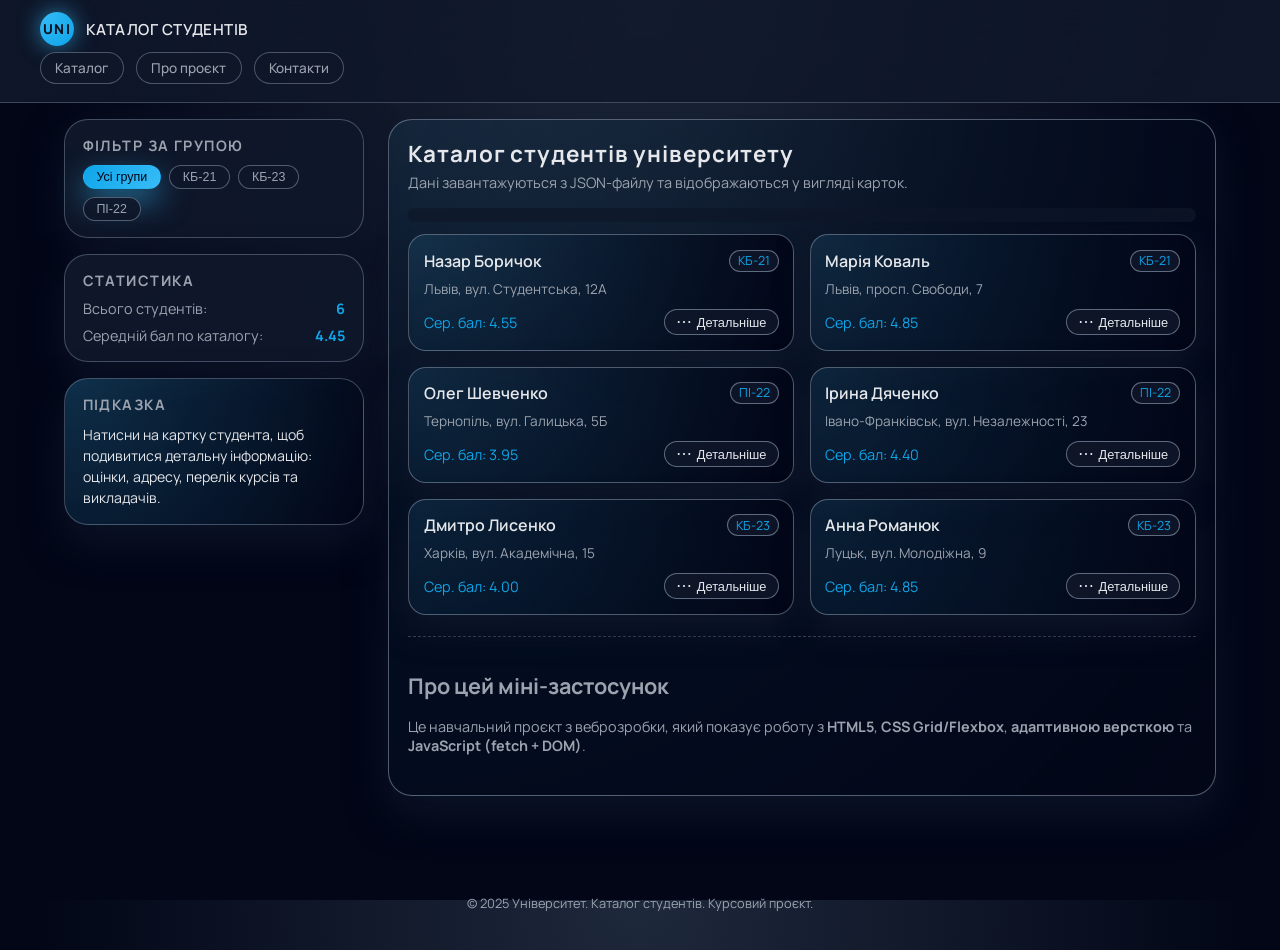
<file: coursework/index.html>
<!DOCTYPE html>
<html lang="uk">
<head>
    <meta charset="UTF-8" />
    <title>Каталог студентів університету</title>
    <meta name="viewport" content="width=device-width, initial-scale=1.0" />
    <!-- Шрифт з підтримкою кирилиці -->
    <link
        href="https://fonts.googleapis.com/css2?family=Manrope:wght@300;400;600;700&display=swap"
        rel="stylesheet"
    />
    <link rel="stylesheet" href="styles.css" />
</head>
<body>
<div class="page">
    <!-- HEADER -->
    <header class="site-header">
        <div class="logo">
            <span class="logo__mark">UNI</span>
            <span class="logo__text">Каталог студентів</span>
        </div>

        <nav class="main-nav" aria-label="Головна навігація">
            <ul class="main-nav__list">
                <li><a href="#catalog">Каталог</a></li>
                <li><a href="#about">Про проєкт</a></li>
                <li><a href="#contacts">Контакти</a></li>
            </ul>
        </nav>
    </header>

    <!-- MAIN -->
    <main class="site-main">
        <!-- ASIDE -->
        <aside class="sidebar">
            <section class="sidebar__section">
                <h2 class="sidebar__title">Фільтр за групою</h2>
                <div id="group-filters" class="chip-list">
                    <!-- Кнопки груп JS додасть сюди -->
                </div>
            </section>

            <section class="sidebar__section">
                <h2 class="sidebar__title">Статистика</h2>
                <ul class="stats-list">
                    <li>
                        <span>Всього студентів:</span>
                        <strong id="total-count">0</strong>
                    </li>
                    <li>
                        <span>Середній бал по каталогу:</span>
                        <strong id="avg-gpa">–</strong>
                    </li>
                </ul>
            </section>

            <section class="sidebar__section sidebar__section--muted">
                <h2 class="sidebar__title">Підказка</h2>
                <p class="sidebar__text">
                    Натисни на картку студента, щоб подивитися детальну інформацію:
                    оцінки, адресу, перелік курсів та викладачів.
                </p>
            </section>
        </aside>

        <!-- CONTENT -->
        <section class="content" id="catalog" aria-label="Каталог студентів університету">
            <header class="content__header">
                <h1>Каталог студентів університету</h1>
                <p class="content__subtitle">
                    Дані завантажуються з JSON-файлу та відображаються у вигляді карток.
                </p>
            </header>

            <div id="status-message" class="status-message" aria-live="polite"></div>

            <section aria-label="Список студентів">
                <div id="students-list" class="cards-grid">
                    <!-- Картки студентів JS створить тут -->
                </div>
            </section>

            <section id="about" class="info-block">
                <h2>Про цей міні-застосунок</h2>
                <p>
                    Це навчальний проєкт з веброзробки, який показує роботу з
                    <strong>HTML5</strong>, <strong>CSS Grid/Flexbox</strong>,
                    <strong>адаптивною версткою</strong> та
                    <strong>JavaScript (fetch + DOM)</strong>.
                </p>
            </section>
        </section>
    </main>

    <!-- FOOTER -->
    <footer class="site-footer" id="contacts">
        <p>© 2025 Університет. Каталог студентів. Курсовий проєкт.</p>
    </footer>
</div>

<!-- MODAL -->
<div id="modal-overlay" class="modal-overlay hidden" aria-hidden="true">
    <div class="modal" role="dialog" aria-modal="true" aria-labelledby="modal-title">
        <button
            class="modal__close"
            type="button"
            aria-label="Закрити вікно"
        >
            &times;
        </button>
        <div class="modal__content">
            <!-- JS заповнить деталі студента -->
        </div>
    </div>
</div>

<script src="script.js" defer></script>
</body>
</html>
</file>
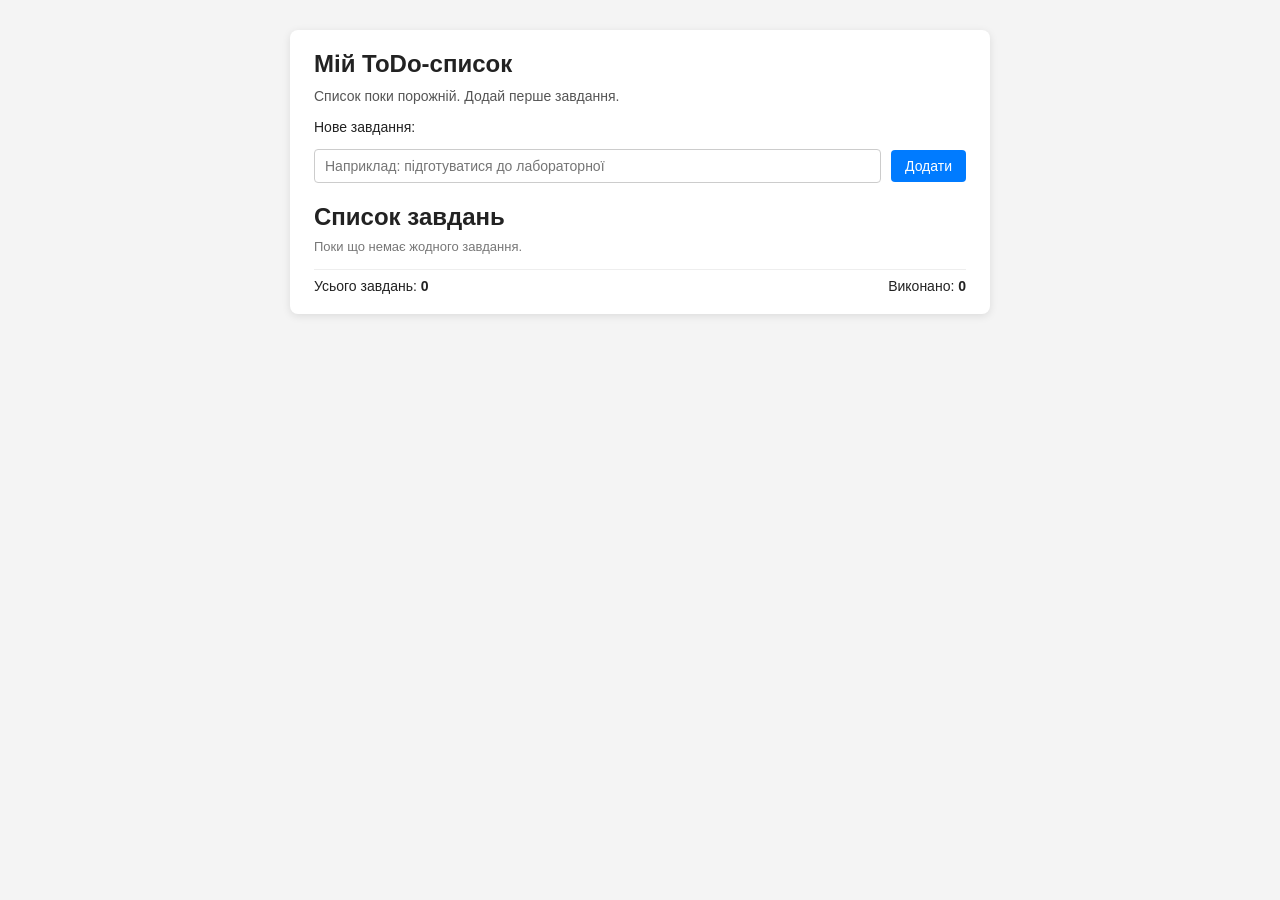
<file: LR 9/index.html>
<!DOCTYPE html>
<html lang="uk">
<head>
    <meta charset="UTF-8">
    <title>ToDo-список</title>
    <link rel="stylesheet" href="style.css">
</head>
<body>
    <main class="container">
        <section class="todo-app">
            <h1>Мій ToDo-список</h1>

            <p id="status-text">
                Введи завдання в поле нижче та натисни «Додати».
            </p>

            <form id="todo-form">
                <label for="todo-input">Нове завдання:</label>
                <input
                    type="text"
                    id="todo-input"
                    name="todo"
                    placeholder="Наприклад: підготуватися до лабораторної"
                    required
                >
                <button type="submit" class="btn primary">Додати</button>
            </form>

            <section class="list-section">
                <h2>Список завдань</h2>
                <ul id="todo-list">
                    <!-- Тут будуть з’являтися завдання -->
                </ul>
                <p id="empty-message">Поки що немає жодного завдання.</p>
            </section>

            <section class="summary">
                <p>Усього завдань: <span id="total-count">0</span></p>
                <p>Виконано: <span id="done-count">0</span></p>
            </section>
        </section>
    </main>

    <script src="script.js"></script>
</body>
</html>
</file>
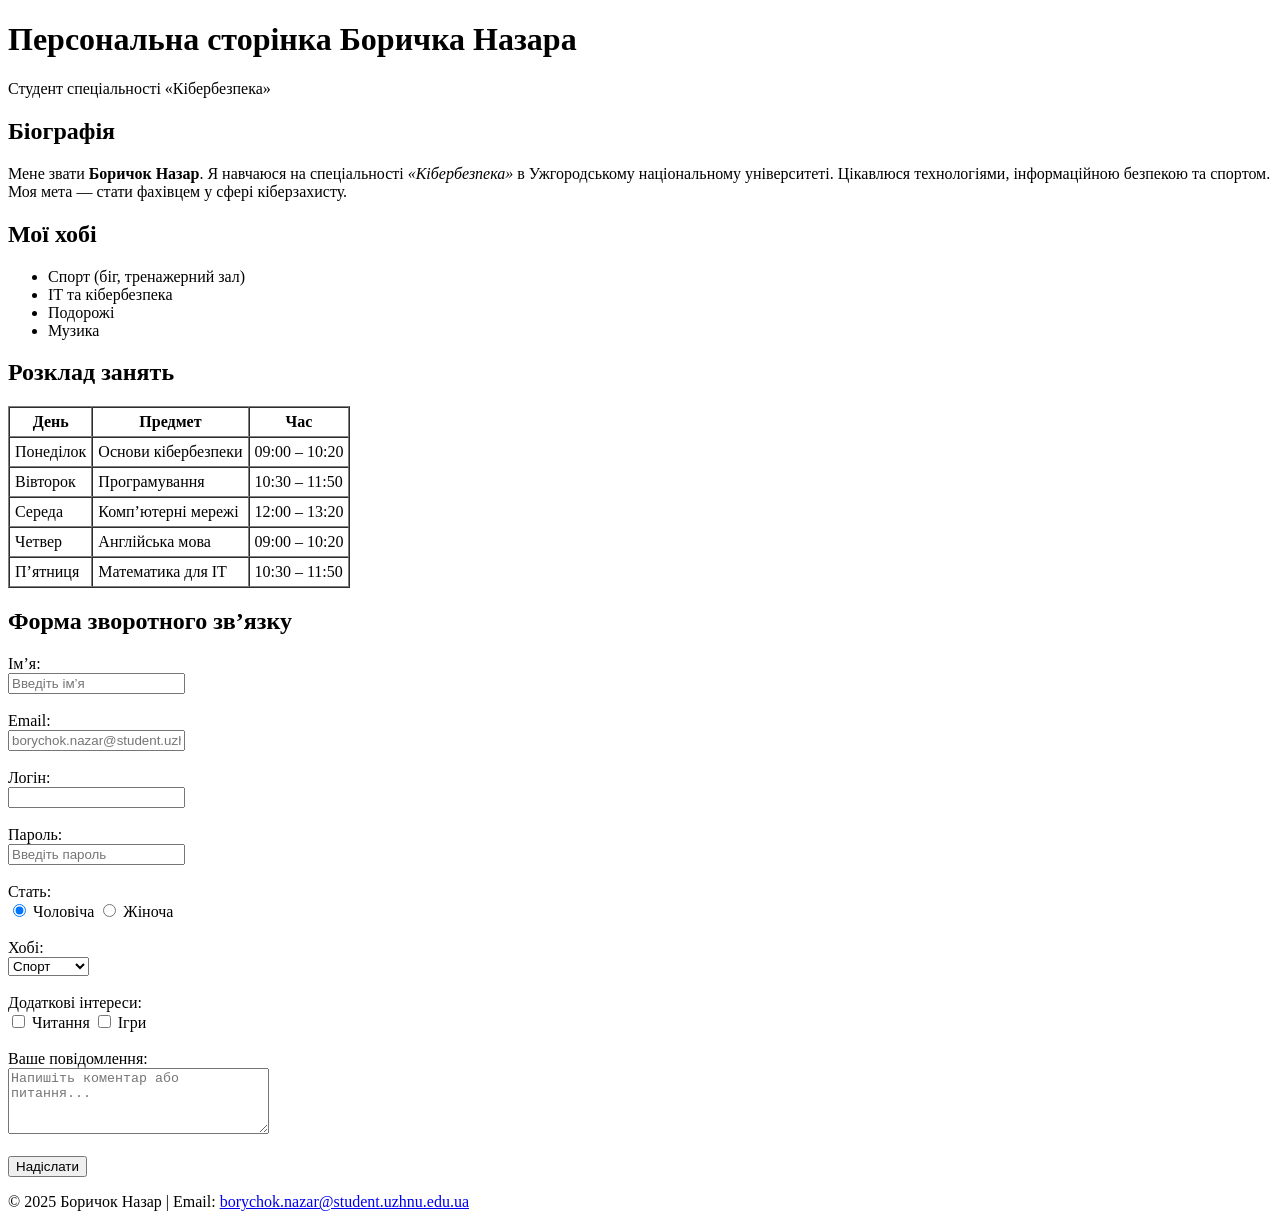
<file: LR3/index.html>
<!DOCTYPE html>
<html lang="uk">
<head>
    <meta charset="UTF-8">
    <title>Персональна сторінка – Боричок Назар</title>
</head>
<body>
    <header>
        <h1>Персональна сторінка Боричка Назара</h1>
        <p>Студент спеціальності «Кібербезпека»</p>
    </header>

    <main>
        <section>
            <h2>Біографія</h2>
            <article>
                <p>Мене звати <strong>Боричок Назар</strong>. Я навчаюся на спеціальності <em>«Кібербезпека»</em> в Ужгородському національному університеті.  
                Цікавлюся технологіями, інформаційною безпекою та спортом. Моя мета — стати фахівцем у сфері кіберзахисту.</p>
            </article>
        </section>

        <section>
            <h2>Мої хобі</h2>
            <ul>
                <li>Спорт (біг, тренажерний зал)</li>
                <li>ІТ та кібербезпека</li>
                <li>Подорожі</li>
                <li>Музика</li>
            </ul>
        </section>

        <section>
            <h2>Розклад занять</h2>
            <table border="1" cellspacing="0" cellpadding="5">
                <tr>
                    <th>День</th>
                    <th>Предмет</th>
                    <th>Час</th>
                </tr>
                <tr>
                    <td>Понеділок</td>
                    <td>Основи кібербезпеки</td>
                    <td>09:00 – 10:20</td>
                </tr>
                <tr>
                    <td>Вівторок</td>
                    <td>Програмування</td>
                    <td>10:30 – 11:50</td>
                </tr>
                <tr>
                    <td>Середа</td>
                    <td>Комп’ютерні мережі</td>
                    <td>12:00 – 13:20</td>
                </tr>
                <tr>
                    <td>Четвер</td>
                    <td>Англійська мова</td>
                    <td>09:00 – 10:20</td>
                </tr>
                <tr>
                    <td>П’ятниця</td>
                    <td>Математика для ІТ</td>
                    <td>10:30 – 11:50</td>
                </tr>
            </table>
        </section>

        <section>
            <h2>Форма зворотного зв’язку</h2>
            <form action="#" method="post">
                <label for="name">Ім’я:</label><br>
                <input type="text" id="name" name="name" placeholder="Введіть ім’я" required><br><br>

                <label for="email">Email:</label><br>
                <input type="email" id="email" name="email" placeholder="borychok.nazar@student.uzhnu.edu.ua" required><br><br>

                <label for="login">Логін:</label><br>
                <input type="text" id="login" name="login" required pattern="[A-Za-z0-9]{4,}" title="Мінімум 4 латинські символи або цифри"><br><br>

                <label for="password">Пароль:</label><br>
                <input type="password" id="password" name="password" required minlength="6" placeholder="Введіть пароль"><br><br>

                <label>Стать:</label><br>
                <input type="radio" id="male" name="gender" value="male" checked> <label for="male">Чоловіча</label>
                <input type="radio" id="female" name="gender" value="female"> <label for="female">Жіноча</label><br><br>

                <label for="hobby">Хобі:</label><br>
                <select id="hobby" name="hobby">
                    <option value="sport" selected>Спорт</option>
                    <option value="it">ІТ</option>
                    <option value="music">Музика</option>
                    <option value="travel">Подорожі</option>
                </select><br><br>

                <label>Додаткові інтереси:</label><br>
                <input type="checkbox" id="reading" name="interest" value="reading"> <label for="reading">Читання</label>
                <input type="checkbox" id="gaming" name="interest" value="gaming"> <label for="gaming">Ігри</label><br><br>

                <label for="message">Ваше повідомлення:</label><br>
                <textarea id="message" name="message" rows="4" cols="30" placeholder="Напишіть коментар або питання..."></textarea><br><br>

                <button type="submit">Надіслати</button>
            </form>
        </section>
    </main>

    <footer>
        <p>© 2025 Боричок Назар | Email: <a href="mailto:borychok.nazar@student.uzhnu.edu.ua">borychok.nazar@student.uzhnu.edu.ua</a></p>
    </footer>
</body>
</html>
</file>
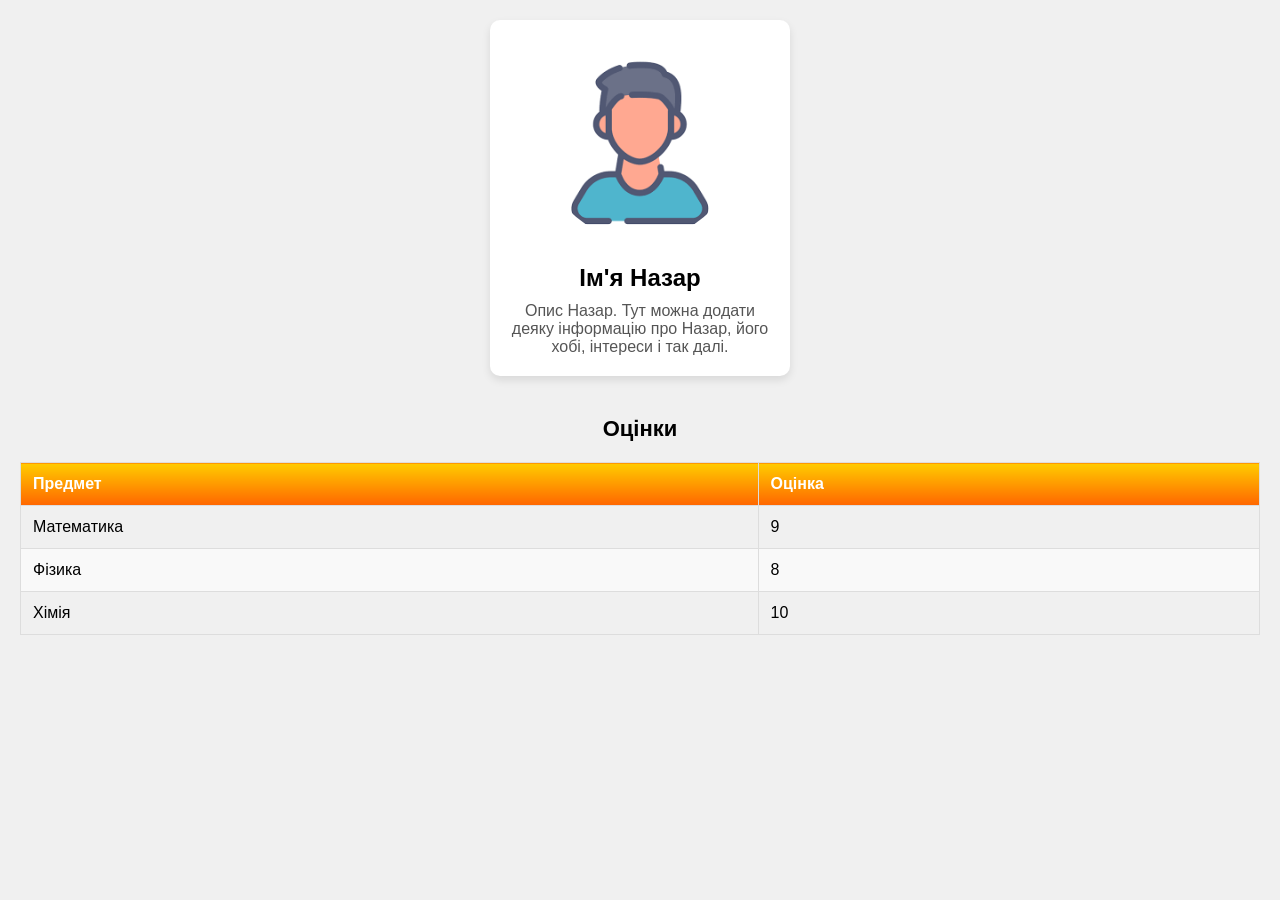
<file: LR5/index.html>
<!DOCTYPE html>
<html lang="uk">
<head>
    <meta charset="UTF-8">
    <meta name="viewport" content="width=device-width, initial-scale=1.0">
    <title>Боричок Назар</title>
    <link rel="stylesheet" href="styles.css"> <!-- Підключення CSS -->
</head>
<body>
    <div class="profile-card">
        <img src="profile.jpg" alt="Фото Назар" class="profile-photo"> <!-- Фото Назар -->
        <h1>Ім'я Назар</h1>
        <p>Опис Назар. Тут можна додати деяку інформацію про Назар, його хобі, інтереси і так далі.</p>
    </div>

    <h2>Оцінки</h2>
    <table class="grades-table">
        <thead>
            <tr>
                <th>Предмет</th>
                <th>Оцінка</th>
            </tr>
        </thead>
        <tbody>
            <tr>
                <td>Математика</td>
                <td>9</td>
            </tr>
            <tr>
                <td>Фізика</td>
                <td>8</td>
            </tr>
            <tr>
                <td>Хімія</td>
                <td>10</td>
            </tr>
        </tbody>
    </table>
</body>
</html>
</file>
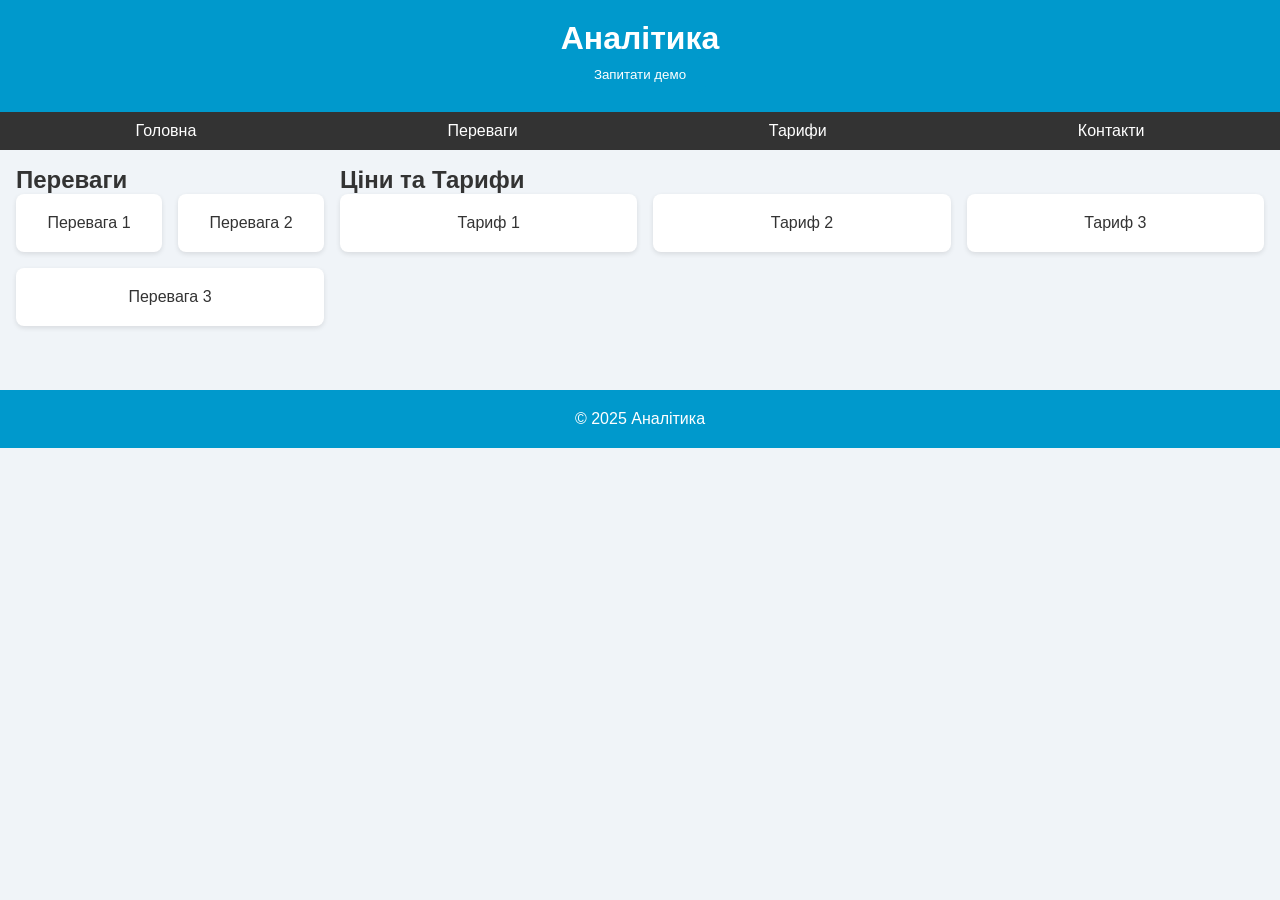
<file: LR7/index.html>
<!DOCTYPE html>
<html lang="uk">
<head>
  <meta charset="UTF-8"> <!-- Визначення кодування -->
  <meta name="viewport" content="width=device-width, initial-scale=1.0"> <!-- Адаптивність на мобільних пристроях -->
  <title>Аналітика - SaaS Landing</title>
  <link rel="stylesheet" href="styles.css"> <!-- Підключення зовнішнього CSS -->
</head>
<body>

  <header> <!-- Верхня частина сторінки -->
    <h1>Аналітика</h1> <!-- Заголовок сторінки -->
    <button id="openModal">Запитати демо</button> <!-- Кнопка для відкриття модального вікна -->
  </header>

  <nav> <!-- Навігаційне меню -->
    <ul>
      <li><a href="#">Головна</a></li>
      <li><a href="#">Переваги</a></li>
      <li><a href="#">Тарифи</a></li>
      <li><a href="#">Контакти</a></li>
    </ul>
  </nav>

  <main> <!-- Основний контент -->
    <section class="advantages"> <!-- Розділ переваг -->
      <h2>Переваги</h2>
      <div class="cards">
        <div class="card">Перевага 1</div>
        <div class="card">Перевага 2</div>
        <div class="card">Перевага 3</div>
      </div>
    </section>

    <section class="pricing"> <!-- Розділ з тарифами -->
      <h2>Ціни та Тарифи</h2>
      <div class="pricing-cards">
        <div class="pricing-card">Тариф 1</div>
        <div class="pricing-card">Тариф 2</div>
        <div class="pricing-card">Тариф 3</div>
      </div>
    </section>
  </main>

  <footer> <!-- Нижня частина сторінки -->
    <p>© 2025 Аналітика</p>
  </footer>

  <!-- Модальне вікно -->
  <dialog id="demoModal"> <!-- Діалогове вікно -->
    <h3>Запит на демо</h3>
    <form>
      <label for="email">Ваш Email:</label>
      <input type="email" id="email" name="email" required>
      <button type="submit">Відправити</button>
      <button type="button" id="closeModal">Закрити</button> <!-- Кнопка закриття -->
    </form>
  </dialog>

  <script>
    const openModalButton = document.getElementById('openModal'); // Отримання кнопки для відкриття модалки
    const closeModalButton = document.getElementById('closeModal'); // Отримання кнопки для закриття модалки
    const modal = document.getElementById('demoModal'); // Отримання самого модального вікна

    openModalButton.addEventListener('click', () => {
      modal.showModal(); // Показ модального вікна
    });

    closeModalButton.addEventListener('click', () => {
      modal.close(); // Закриття модального вікна
    });
  </script>
</body>
</html>
</file>
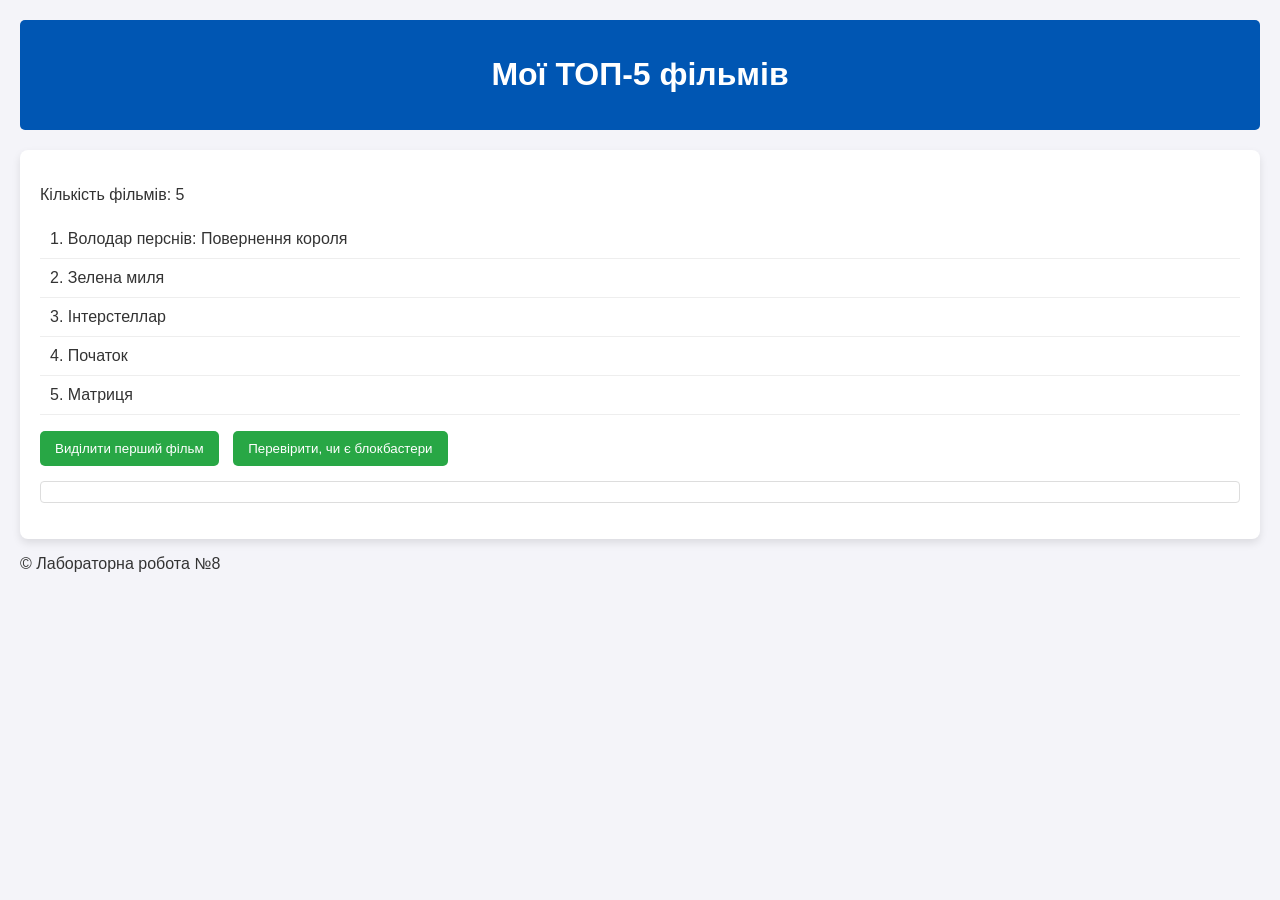
<file: LR8/index.html>
<!DOCTYPE html>
<html lang="uk">
<head>
    <meta charset="UTF-8">
    <meta name="viewport" content="width=device-width, initial-scale=1.0">
    <title>Лабораторна №8 - Список фільмів</title>
    <link rel="stylesheet" href="style.css">
</head>
<body>

    <header>
        <h1>🎬 Список улюблених фільмів</h1>
    </header>

    <main>
        <p id="movie-count">Кількість фільмів: <span>0</span></p>

        <ul id="movie-list">
            </ul>

        <div class="actions">
            <button id="highlight-btn">Виділити перший фільм</button>
            <button id="check-length-btn">Перевірити, чи є блокбастери</button>
        </div>
        
        <p id="status-message"></p>

    </main>
    
    <footer>
        <p>&copy; Лабораторна робота №8</p>
    </footer>

    <script src="script.js"></script>
</body>
</html>
</file>
<file: coursework/styles.css>
/* Базові налаштування */
*,
*::before,
*::after {
    box-sizing: border-box;
}

:root {
    --bg-body: #0f172a;
    --bg-card: #020617;
    --bg-card-soft: #020817;
    --accent: #38bdf8;
    --accent-soft: rgba(56, 189, 248, 0.1);
    --accent-strong: #0ea5e9;
    --text-main: #e5e7eb;
    --text-muted: #9ca3af;
    --border-subtle: rgba(148, 163, 184, 0.4);
    --shadow-soft: 0 18px 40px rgba(15, 23, 42, 0.8);
    --radius-lg: 18px;
    --radius-xl: 24px;
    --transition-fast: 0.18s ease-out;
}

html,
body {
    margin: 0;
    padding: 0;
    height: 100%;
}

body {
    font-family: "Manrope", system-ui, -apple-system, BlinkMacSystemFont, "Segoe UI",
        sans-serif;
    background: radial-gradient(circle at top, #1e293b 0, #020617 55%);
    color: var(--text-main);
}

/* GRID Макет сторінки */
.page {
    min-height: 100vh;
    display: grid;
    grid-template-rows: auto 1fr auto;
    grid-template-areas:
        "header"
        "main"
        "footer";
}

/* HEADER */
.site-header {
    grid-area: header;
    position: sticky;
    top: 0;
    z-index: 20;
    backdrop-filter: blur(20px);
    background: linear-gradient(
        110deg,
        rgba(15, 23, 42, 0.95),
        rgba(15, 23, 42, 0.75),
        rgba(15, 23, 42, 0.95)
    );
    border-bottom: 1px solid rgba(148, 163, 184, 0.35);
    padding: 0.75rem 1.5rem;
}

.site-header > div,
.site-header > nav {
    max-width: 1200px;
    margin: 0 auto;
}

.site-header .logo {
    display: flex;
    align-items: center;
    gap: 0.75rem;
}

.site-header .logo__mark {
    display: inline-flex;
    align-items: center;
    justify-content: center;
    width: 34px;
    height: 34px;
    border-radius: 999px;
    background: radial-gradient(circle at 0 0, #38bdf8, #0ea5e9);
    color: #0b1120;
    font-weight: 800;
    font-size: 0.85rem;
    letter-spacing: 0.08em;
    box-shadow: 0 0 22px rgba(56, 189, 248, 0.65);
}

.site-header .logo__text {
    font-weight: 600;
    letter-spacing: 0.03em;
    font-size: 0.95rem;
    text-transform: uppercase;
    color: #e5e7eb;
}

/* NAV */
.main-nav {
    max-width: 1200px;
    margin: 0.45rem auto 0;
}

.main-nav__list {
    display: flex;
    flex-wrap: wrap;
    gap: 0.75rem;
    padding: 0.4rem 0;
    margin: 0;
    list-style: none;
}

.main-nav__list a {
    display: inline-flex;
    align-items: center;
    gap: 0.25rem;
    padding: 0.35rem 0.9rem;
    border-radius: 999px;
    text-decoration: none;
    font-size: 0.85rem;
    font-weight: 500;
    color: var(--text-muted);
    background: rgba(15, 23, 42, 0.9);
    border: 1px solid rgba(148, 163, 184, 0.45);
    transition: background var(--transition-fast), color var(--transition-fast),
        box-shadow var(--transition-fast), border-color var(--transition-fast),
        transform var(--transition-fast);
}

.main-nav__list a:hover {
    color: #f9fafb;
    border-color: var(--accent);
    background: radial-gradient(circle at 0 0, rgba(56, 189, 248, 0.25), #020617);
    box-shadow: 0 10px 25px rgba(15, 23, 42, 0.9);
    transform: translateY(-1px);
}

/* MAIN LAYOUT */
.site-main {
    grid-area: main;
    max-width: 1200px;
    width: 100%;
    margin: 1rem auto 2rem;
    padding: 0 1.5rem 2.5rem;
    display: grid;
    grid-template-columns: minmax(260px, 300px) minmax(0, 1fr);
    grid-template-areas: "aside content";
    gap: 1.5rem;
}

/* ASIDE */
.sidebar {
    grid-area: aside;
    position: sticky;
    top: 5rem;
    align-self: flex-start;
    display: flex;
    flex-direction: column;
    gap: 1rem;
}

.sidebar__section {
    background: linear-gradient(
        145deg,
        rgba(15, 23, 42, 0.98),
        rgba(15, 23, 42, 0.92)
    );
    border-radius: var(--radius-xl);
    border: 1px solid var(--border-subtle);
    padding: 1rem 1.1rem;
    box-shadow: var(--shadow-soft);
}

.sidebar__section--muted {
    background: radial-gradient(circle at top left, rgba(56, 189, 248, 0.22), #020617);
}

.sidebar__title {
    margin: 0 0 0.6rem;
    font-size: 0.9rem;
    text-transform: uppercase;
    letter-spacing: 0.1em;
    color: var(--text-muted);
}

.sidebar__text {
    margin: 0;
    font-size: 0.88rem;
    line-height: 1.5;
    color: var(--text-main);
}

.stats-list {
    list-style: none;
    padding: 0;
    margin: 0;
    display: flex;
    flex-direction: column;
    gap: 0.5rem;
    font-size: 0.9rem;
}

.stats-list li {
    display: flex;
    justify-content: space-between;
    gap: 1rem;
    color: var(--text-muted);
}

.stats-list strong {
    color: var(--accent-strong);
}

/* CHIP FILTERS */
.chip-list {
    display: flex;
    flex-wrap: wrap;
    gap: 0.5rem;
}

.chip {
    border-radius: 999px;
    border: 1px solid rgba(148, 163, 184, 0.5);
    background: rgba(15, 23, 42, 0.9);
    color: var(--text-muted);
    font-size: 0.78rem;
    padding: 0.25rem 0.8rem;
    cursor: pointer;
    display: inline-flex;
    align-items: center;
    gap: 0.3rem;
    transition: background var(--transition-fast), border-color var(--transition-fast),
        color var(--transition-fast), transform var(--transition-fast),
        box-shadow var(--transition-fast);
}

.chip:hover {
    border-color: var(--accent);
    color: #e5e7eb;
    box-shadow: 0 10px 22px rgba(15, 23, 42, 0.9);
    background: radial-gradient(circle at 0 0, rgba(56, 189, 248, 0.3), #020617);
    transform: translateY(-1px);
}

.chip--active {
    background: linear-gradient(135deg, #0ea5e9, #38bdf8);
    color: #020617;
    border-color: transparent;
    box-shadow: 0 12px 30px rgba(56, 189, 248, 0.55);
}

/* CONTENT */
.content {
    grid-area: content;
    border-radius: var(--radius-xl);
    border: 1px solid rgba(148, 163, 184, 0.55);
    padding: 1.1rem 1.2rem 1.6rem;
    background: radial-gradient(circle at top left, rgba(56, 189, 248, 0.08), #020617);
    box-shadow: var(--shadow-soft);
}

.content__header {
    margin-bottom: 1rem;
}

.content__header h1 {
    margin: 0 0 0.3rem;
    font-size: 1.4rem;
    letter-spacing: 0.04em;
}

.content__subtitle {
    margin: 0;
    font-size: 0.9rem;
    color: var(--text-muted);
}

/* STATUS MESSAGE */
.status-message {
    font-size: 0.88rem;
    margin-bottom: 0.8rem;
    padding: 0.35rem 0.6rem;
    border-radius: 999px;
    background: rgba(15, 23, 42, 0.7);
    border: 1px solid transparent;
    color: var(--text-muted);
}

.status-message--error {
    color: #fecaca;
    border-color: rgba(248, 113, 113, 0.7);
    background: rgba(127, 29, 29, 0.4);
}

/* CARDS GRID */
.cards-grid {
    display: grid;
    grid-template-columns: repeat(auto-fit, minmax(260px, 1fr));
    gap: 1rem;
}

/* CARD (article) */
.card {
    position: relative;
    background: radial-gradient(circle at top left, rgba(56, 189, 248, 0.11), #020617);
    border-radius: var(--radius-lg);
    border: 1px solid rgba(148, 163, 184, 0.5);
    padding: 0.9rem 0.9rem 0.9rem;
    display: flex;
    flex-direction: column;
    gap: 0.5rem;
    cursor: pointer;
    overflow: hidden;
    box-shadow: 0 14px 32px rgba(15, 23, 42, 0.9);
    transition: transform var(--transition-fast), box-shadow var(--transition-fast),
        border-color var(--transition-fast), background var(--transition-fast);
}

.card::before {
    content: "";
    position: absolute;
    inset: -40%;
    background: radial-gradient(circle at 0 0, rgba(56, 189, 248, 0.2), transparent 55%);
    opacity: 0;
    transition: opacity var(--transition-fast), transform var(--transition-fast);
    pointer-events: none;
}

.card:hover {
    transform: translateY(-4px);
    border-color: rgba(56, 189, 248, 0.8);
    background: radial-gradient(circle at top left, rgba(56, 189, 248, 0.18), #020617);
    box-shadow: 0 22px 45px rgba(15, 23, 42, 0.95);
}

.card:hover::before {
    opacity: 1;
    transform: translate3d(4px, -4px, 0);
}

.card__header {
    display: flex;
    align-items: flex-start;
    justify-content: space-between;
    gap: 0.6rem;
}

.card__name {
    margin: 0;
    font-size: 1rem;
    font-weight: 600;
}

.card__group {
    font-size: 0.78rem;
    padding: 0.1rem 0.5rem;
    border-radius: 999px;
    background: rgba(15, 23, 42, 0.9);
    border: 1px solid rgba(148, 163, 184, 0.6);
    color: var(--accent-strong);
}

.card__address {
    margin: 0;
    font-size: 0.85rem;
    color: var(--text-muted);
}

.card__meta {
    display: flex;
    align-items: center;
    justify-content: space-between;
    gap: 0.6rem;
    margin-top: 0.2rem;
}

.card__gpa {
    font-size: 0.9rem;
    color: var(--accent-strong);
}

.card__btn {
    display: inline-flex;
    align-items: center;
    justify-content: center;
    gap: 0.3rem;
    border-radius: 999px;
    padding: 0.25rem 0.7rem;
    font-size: 0.8rem;
    border: 1px solid rgba(148, 163, 184, 0.6);
    background: rgba(15, 23, 42, 0.9);
    color: var(--text-main);
    transition: background var(--transition-fast), border-color var(--transition-fast),
        color var(--transition-fast), transform var(--transition-fast);
}

.card__btn span {
    font-size: 1rem;
    line-height: 1;
}

.card__btn:hover {
    border-color: var(--accent);
    color: #f9fafb;
    background: linear-gradient(135deg, rgba(56, 189, 248, 0.2), #020617);
    transform: translateY(-1px);
}

/* INFO BLOCK */
.info-block {
    margin-top: 1.3rem;
    padding-top: 1rem;
    border-top: 1px dashed rgba(148, 163, 184, 0.4);
    font-size: 0.9rem;
    color: var(--text-muted);
}

/* MODAL */
.modal-overlay {
    position: fixed;
    inset: 0;
    background: rgba(15, 23, 42, 0.75);
    display: flex;
    align-items: center;
    justify-content: center;
    padding: 1rem;
    z-index: 50;
    opacity: 0;
    pointer-events: none;
    transition: opacity 0.22s ease-out;
}

.modal-overlay.visible {
    opacity: 1;
    pointer-events: auto;
}

.modal {
    max-width: 640px;
    width: 100%;
    background: radial-gradient(circle at top left, rgba(56, 189, 248, 0.18), #020617);
    border-radius: 26px;
    border: 1px solid rgba(148, 163, 184, 0.7);
    box-shadow: 0 24px 70px rgba(15, 23, 42, 0.95);
    padding: 1.1rem 1.25rem 1.25rem;
    position: relative;
    animation: modal-pop 0.24s ease-out;
}

@keyframes modal-pop {
    from {
        transform: translateY(10px) scale(0.96);
        opacity: 0;
    }
    to {
        transform: translateY(0) scale(1);
        opacity: 1;
    }
}

.modal__close {
    position: absolute;
    top: 0.55rem;
    right: 0.7rem;
    font-size: 1.2rem;
    border: none;
    border-radius: 999px;
    width: 32px;
    height: 32px;
    cursor: pointer;
    background: rgba(15, 23, 42, 0.9);
    color: var(--text-muted);
    box-shadow: 0 10px 20px rgba(15, 23, 42, 0.9);
    transition: background var(--transition-fast), color var(--transition-fast),
        transform var(--transition-fast);
}

.modal__close:hover {
    background: var(--accent-strong);
    color: #020617;
    transform: translateY(-1px);
}

.modal__content {
    padding-top: 0.7rem;
    max-height: 70vh;
    overflow-y: auto;
}

.modal__title {
    margin: 0 0 0.6rem;
    font-size: 1.15rem;
}

.modal__subtitle {
    margin: 0 0 0.9rem;
    font-size: 0.85rem;
    color: var(--text-muted);
}

.modal__grid {
    display: grid;
    grid-template-columns: minmax(0, 1.1fr) minmax(0, 1.1fr);
    gap: 0.75rem;
    margin-top: 0.5rem;
}

.modal-block {
    background: rgba(15, 23, 42, 0.85);
    border-radius: 18px;
    border: 1px solid rgba(148, 163, 184, 0.6);
    padding: 0.7rem 0.8rem;
    font-size: 0.85rem;
}

.modal-block h3 {
    margin: 0 0 0.4rem;
    font-size: 0.85rem;
    text-transform: uppercase;
    letter-spacing: 0.08em;
    color: var(--text-muted);
}

.modal-list {
    list-style: none;
    padding: 0;
    margin: 0;
}

.modal-list li {
    display: flex;
    justify-content: space-between;
    gap: 0.5rem;
    margin-bottom: 0.2rem;
}

.modal-list__label {
    color: var(--text-muted);
}

.modal-list__value {
    color: var(--text-main);
}

.courses-list {
    list-style: none;
    padding: 0;
    margin: 0;
}

.courses-list li {
    padding: 0.35rem 0;
    border-bottom: 1px dashed rgba(148, 163, 184, 0.4);
}

.courses-list li:last-child {
    border-bottom: none;
}

.course-name {
    font-weight: 600;
}

.course-meta {
    font-size: 0.8rem;
    color: var(--text-muted);
}

/* FOOTER */
.site-footer {
    grid-area: footer;
    padding: 0.8rem 1.5rem 1.6rem;
    font-size: 0.8rem;
    color: var(--text-muted);
    text-align: center;
}

/* АДАПТИВНІСТЬ */
@media (max-width: 1023px) {
    .site-main {
        grid-template-columns: minmax(0, 1fr);
        grid-template-areas:
            "aside"
            "content";
    }

    .sidebar {
        position: static;
        flex-direction: row;
        overflow-x: auto;
    }

    .sidebar__section {
        min-width: 230px;
    }

    .modal__grid {
        grid-template-columns: minmax(0, 1fr);
    }
}

@media (max-width: 767px) {
    .site-main {
        margin-top: 0.5rem;
        padding: 0 1rem 1.5rem;
    }

    .sidebar {
        flex-direction: column;
    }

    .content {
        padding: 0.9rem;
    }

    .cards-grid {
        grid-template-columns: minmax(0, 1fr);
    }

    body {
        overflow-x: hidden;
    }
}
</file>
<file: LR 9/style.css>
* {
    box-sizing: border-box;
    margin: 0;
    padding: 0;
}

body {
    font-family: Arial, sans-serif;
    background-color: #f4f4f4;
    color: #222;
    min-height: 100vh;
    display: flex;
    justify-content: center;
    align-items: flex-start;
    padding: 30px 10px;
}

.container {
    width: 100%;
    max-width: 700px;
}

.todo-app {
    background-color: #ffffff;
    border-radius: 8px;
    padding: 20px 24px;
    box-shadow: 0 2px 8px rgba(0, 0, 0, 0.1);
}

h1 {
    margin-bottom: 10px;
}

#status-text {
    margin-bottom: 15px;
    font-size: 14px;
    color: #555;
}

form {
    display: flex;
    flex-wrap: wrap;
    gap: 10px;
    margin-bottom: 20px;
    align-items: center;
}

label {
    flex-basis: 100%;
    font-size: 14px;
    margin-bottom: 4px;
}

input[type="text"] {
    flex: 1 1 auto;
    padding: 8px 10px;
    border-radius: 4px;
    border: 1px solid #ccc;
    font-size: 14px;
}

input[type="text"]:focus {
    outline: none;
    border-color: #007bff;
    box-shadow: 0 0 0 2px rgba(0, 123, 255, 0.2);
}

.btn {
    padding: 8px 14px;
    font-size: 14px;
    cursor: pointer;
    border-radius: 4px;
    border: none;
    transition: transform 0.1s ease, background-color 0.15s ease, box-shadow 0.15s ease;
    display: inline-flex;
    align-items: center;
    justify-content: center;
}

.btn.primary {
    background-color: #007bff;
    color: #ffffff;
}

.btn.secondary {
    background-color: #6c757d;
    color: #ffffff;
}

.btn.danger {
    background-color: #dc3545;
    color: #ffffff;
}

.btn:hover {
    transform: translateY(-1px);
    box-shadow: 0 2px 4px rgba(0, 0, 0, 0.18);
}

.btn:active {
    transform: translateY(0);
    box-shadow: none;
}

/* Секція списку */

.list-section {
    margin-bottom: 15px;
}

.list-section h2 {
    margin-bottom: 8px;
}

#todo-list {
    list-style: none;
    padding-left: 0;
    margin-bottom: 8px;
}

.todo-item {
    display: flex;
    align-items: center;
    justify-content: space-between;
    gap: 10px;
    padding: 8px 10px;
    border-radius: 4px;
    border: 1px solid #ddd;
    margin-bottom: 6px;
    background-color: #fafafa;
}

.todo-text {
    flex: 1 1 auto;
}

/* Стиль виконаного завдання */

.todo-item.completed .todo-text {
    text-decoration: line-through;
    color: #777;
}

.todo-item.completed {
    background-color: #e6ffe6;
    border-color: #8bc34a;
}

/* Повідомлення про порожній список */

#empty-message {
    font-size: 13px;
    color: #777;
}

/* Підсумок */

.summary {
    font-size: 14px;
    border-top: 1px solid #eee;
    padding-top: 8px;
    display: flex;
    justify-content: space-between;
}

.summary span {
    font-weight: bold;
}
</file>
<file: LR5/styles.css>
/* styles.css */

/* Уніфікація margin і padding для всіх елементів */
* {
    margin: 0;
    padding: 0;
    box-sizing: border-box;
}

/* Основний фон для сторінки */
body {
    font-family: Arial, sans-serif;
    background: #f0f0f0;
    padding: 20px;
}

/* Стилізація картки профілю */
.profile-card {
    background: white;
    width: 300px;
    padding: 20px;
    border-radius: 10px;
    box-shadow: 0 4px 8px rgba(0, 0, 0, 0.1);
    text-align: center;
    margin: 0 auto;
}

/* Стилізація фото профілю */
.profile-photo {
    width: 200px;
    height: 200px;
    border-radius: 50%;
    object-fit: cover;
    margin-bottom: 20px;
}

/* Стилізація заголовка */
h1 {
    font-size: 24px;
    margin-bottom: 10px;
}

/* Стилізація опису */
p {
    font-size: 16px;
    color: #555;
}

/* Стилізація заголовка таблиці */
h2 {
    margin-top: 40px;
    font-size: 22px;
    text-align: center;
}

/* Стилізація таблиці */
.grades-table {
    width: 100%;
    border-collapse: collapse;
    margin-top: 20px;
}

.grades-table th, .grades-table td {
    padding: 12px;
    text-align: left;
    border: 1px solid #ddd;
}

.grades-table th {
    background: linear-gradient(180deg, #ffcc00, #ff6600);
    color: white;
}

.grades-table tr:nth-child(even) {
    background: #f9f9f9;
}

.grades-table tr:hover {
    background-color: #f1f1f1;
}
</file>
<file: LR7/styles.css>
/* Загальні налаштування */
:root {
  --bg: #f0f4f8; /* Колір фону */
  --text: #333; /* Колір тексту */
  --accent: #0099cc; /* Основний акцентний колір */
  --gap: 16px; /* Відступи */
  --radius: 8px; /* Закруглені кути */
}

* {
  margin: 0;
  padding: 0;
  box-sizing: border-box; /* Уніфікація коробки для всіх елементів */
}

body {
  font-family: Arial, sans-serif;
  background-color: var(--bg); /* Фоновий колір */
  color: var(--text); /* Колір тексту */
}

header, footer {
  background-color: var(--accent); /* Колір фону для header і footer */
  color: white; /* Білий текст */
  text-align: center; /* Центрування тексту */
  padding: 20px; /* Відступи */
}

nav ul {
  display: flex; /* Використання Flexbox для навігації */
  justify-content: space-around; /* Розподіл елементів */
  background-color: #333; /* Колір фону меню */
  list-style: none; /* Видалення маркерів */
  padding: 10px; /* Відступи */
}

nav a {
  color: white; /* Білий текст */
  text-decoration: none; /* Без підкреслення */
}

main {
  display: grid; /* Використання CSS Grid для організації сторінки */
  grid-template-areas:
    "header header"
    "nav main"
    "footer footer"; /* Структура з двома стовпцями */
  grid-template-columns: 1fr 3fr; /* Пропорції колонок */
  gap: var(--gap); /* Відступи між елементами */
  padding: var(--gap); /* Відступи для main */
}

.advantages, .pricing {
  margin-bottom: var(--gap); /* Відступи між секціями */
}

.cards, .pricing-cards {
  display: flex; /* Використання Flexbox для карток */
  gap: var(--gap); /* Відступи між картками */
  flex-wrap: wrap; /* Перенос елементів на новий ряд */
}

.card, .pricing-card {
  background-color: #fff; /* Білий фон для карток */
  border-radius: var(--radius); /* Закруглені кути */
  padding: 20px; /* Відступи всередині карток */
  box-shadow: 0 2px 5px rgba(0, 0, 0, 0.1); /* Тінь для карток */
  flex: 1 1 calc(33% - var(--gap)); /* Розмір карток для трьох в одному ряду */
  text-align: center; /* Центрування тексту */
}

button {
  padding: 10px 20px; /* Відступи для кнопок */
  background-color: var(--accent); /* Колір фону кнопок */
  color: white; /* Білий текст */
  border: none; /* Без обводки */
  border-radius: var(--radius); /* Закруглені кути */
  cursor: pointer; /* Курсор у вигляді руки */
}

button:hover {
  background-color: #0077b5; /* Зміна кольору при наведенні */
}

/* Модальне вікно */
dialog {
  padding: 20px; /* Відступи для модалки */
  border: none; /* Без обводки */
  border-radius: var(--radius); /* Закруглені кути */
  background-color: #fff; /* Білий фон */
}

dialog form {
  display: flex; /* Використання Flexbox для форми */
  flex-direction: column; /* Вертикальне розташування елементів */
  gap: var(--gap); /* Відступи між елементами */
}

/* Адаптивність */
@media (max-width: 768px) {
  main {
    grid-template-columns: 1fr; /* Одна колонка на мобільних пристроях */
    grid-template-areas:
      "header"
      "main"
      "footer"; /* Перекомпонування для мобільних */
  }

  .card, .pricing-card {
    flex: 1 1 100%; /* Картки займають всю ширину на мобільних */
  }
}
</file>
<file: LR8/style.css>
body {
    font-family: Arial, sans-serif;
    margin: 20px;
    background-color: #f4f4f9;
    color: #333;
}

header {
    background-color: #0056b3;
    color: white;
    padding: 15px;
    text-align: center;
    border-radius: 5px;
    margin-bottom: 20px;
}

main {
    background-color: white;
    padding: 20px;
    border-radius: 8px;
    box-shadow: 0 4px 8px rgba(0, 0, 0, 0.1);
}

#movie-list {
    list-style-type: none;
    padding: 0;
}

#movie-list li {
    padding: 10px;
    border-bottom: 1px solid #eee;
    transition: background-color 0.3s;
}

#movie-list li:hover {
    background-color: #e9e9e9;
}

.highlight { /* Клас для зміни стилю */
    background-color: #ffeb3b;
    font-weight: bold;
    color: #c00;
}

.actions button {
    padding: 10px 15px;
    margin-right: 10px;
    background-color: #28a745;
    color: white;
    border: none;
    border-radius: 5px;
    cursor: pointer;
    transition: background-color 0.3s;
}

.actions button:hover {
    background-color: #1e7e34;
}

#status-message {
    margin-top: 15px;
    padding: 10px;
    border: 1px solid #ddd;
    border-radius: 4px;
}
</file>
